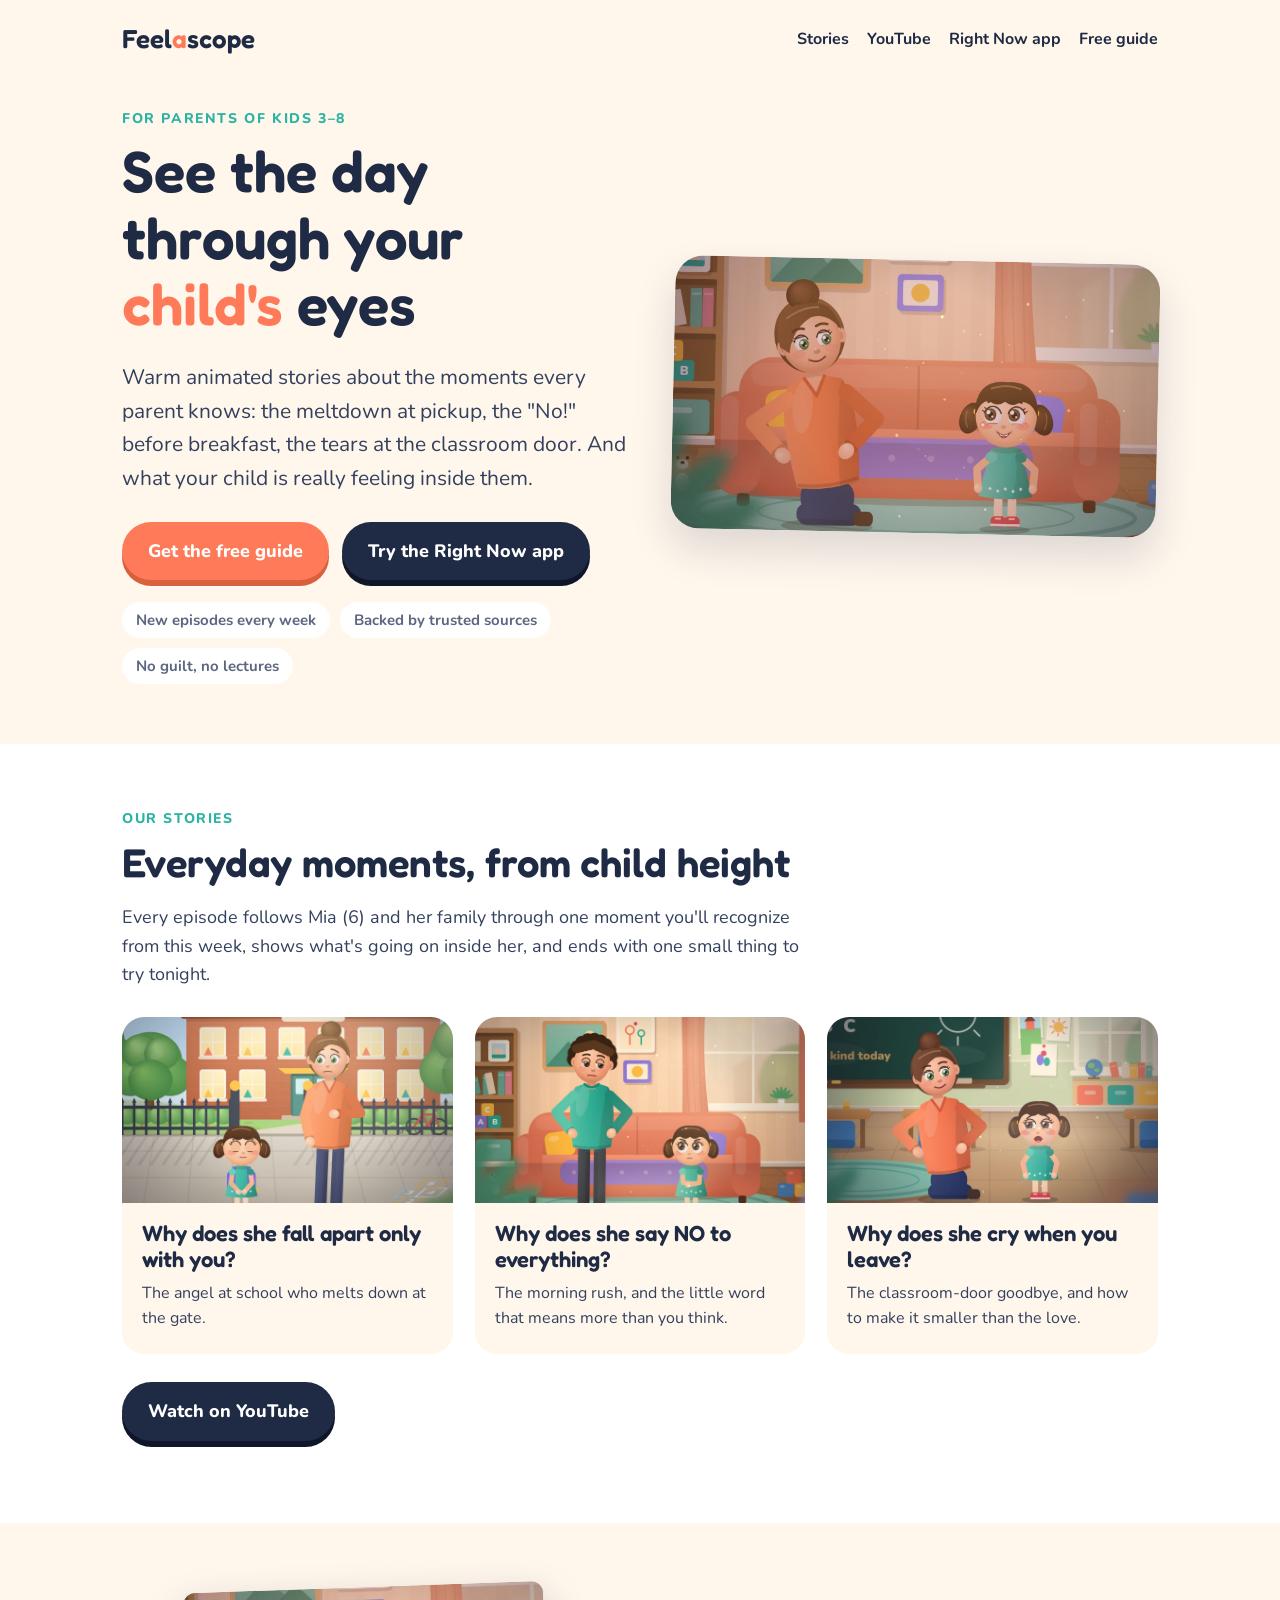
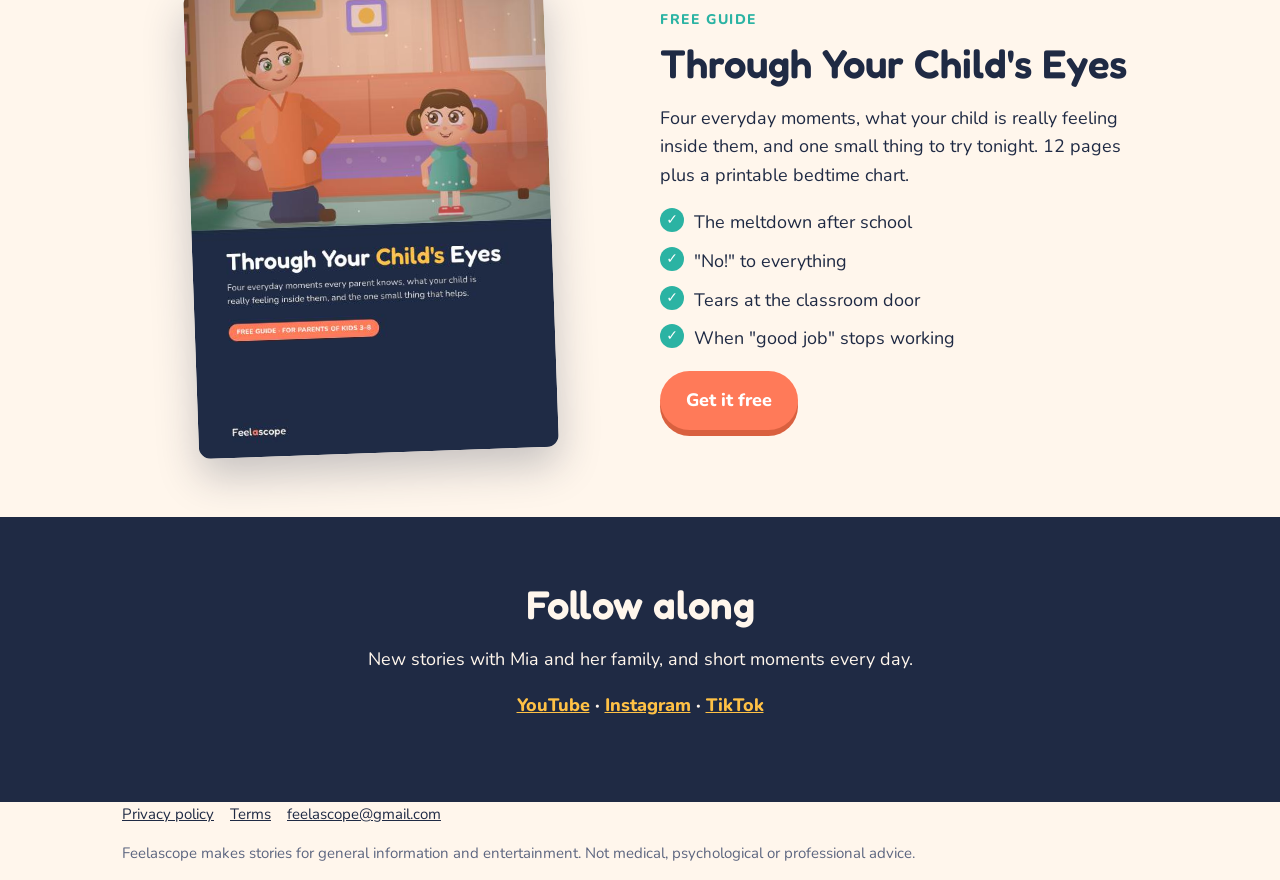
<file: index.html>
<!DOCTYPE html>
<html lang="en">
<head>
<meta charset="utf-8">
<meta name="viewport" content="width=device-width, initial-scale=1">
<title>Feelascope – see the day through your child's eyes</title>
<meta name="description" content="Warm animated stories about everyday family life, seen through your child's eyes. For parents of kids 3–8. Get the free guide.">
<meta property="og:title" content="Feelascope – see the day through your child's eyes">
<meta property="og:description" content="Animated stories for parents of kids 3–8, plus a free guide: 4 everyday moments and what your child is really feeling.">
<meta property="og:image" content="https://feelascope-coder.github.io/img/cover.jpg">
<link rel="icon" href="icon.png">
<link rel="stylesheet" href="site.css">
</head>
<body>
<nav class="nav">
  <a class="logo" href="./">Feel<b>a</b>scope</a>
  <div><a class="small hide-m" href="#stories">Stories</a><a class="small hide-m" href="https://www.youtube.com/@feelascope">YouTube</a><a class="small" href="app/">Right Now app</a><a class="small" href="free-guide.html">Free guide</a></div>
</nav>

<main>
<div class="wrap">
  <div class="hero">
    <div>
      <div class="kicker">For parents of kids 3–8</div>
      <h1>See the day through your <span>child's</span> eyes</h1>
      <p class="lead">Warm animated stories about the moments every parent knows: the meltdown at pickup, the "No!" before breakfast, the tears at the classroom door. And what your child is really feeling inside them.</p>
      <a class="btn" href="free-guide.html">Get the free guide</a> <a class="btn dark" href="app/" style="margin-left:8px">Try the Right Now app</a>
      <div class="chips"><span>New episodes every week</span><span>Backed by trusted sources</span><span>No guilt, no lectures</span></div>
    </div>
    <div class="art"><img src="img/cover.jpg" alt="Animated mom kneeling next to her smiling daughter in the living room" width="1400" height="788"></div>
  </div>
</div>

<section class="band white" id="stories">
  <div class="wrap">
    <div class="kicker">Our stories</div>
    <h2>Everyday moments, from child height</h2>
    <p style="max-width:680px;color:#33405e">Every episode follows Mia (6) and her family through one moment you'll recognize from this week, shows what's going on inside her, and ends with one small thing to try tonight.</p>
    <div class="grid3" style="margin-top:28px">
      <div class="card"><img src="img/gate.jpg" alt="" loading="lazy"><div class="pad"><h3>Why does she fall apart only with you?</h3><p>The angel at school who melts down at the gate.</p></div></div>
      <div class="card"><img src="img/no.jpg" alt="" loading="lazy"><div class="pad"><h3>Why does she say NO to everything?</h3><p>The morning rush, and the little word that means more than you think.</p></div></div>
      <div class="card"><img src="img/door.jpg" alt="" loading="lazy"><div class="pad"><h3>Why does she cry when you leave?</h3><p>The classroom-door goodbye, and how to make it smaller than the love.</p></div></div>
    </div>
    <p style="margin-top:28px"><a class="btn dark" href="https://www.youtube.com/@feelascope">Watch on YouTube</a></p>
  </div>
</section>

<section class="band">
  <div class="wrap grid2">
    <div><img class="book" src="img/guide-cover.jpg" alt="Cover of the free guide Through Your Child's Eyes" loading="lazy"></div>
    <div>
      <div class="kicker">Free guide</div>
      <h2>Through Your Child's Eyes</h2>
      <p>Four everyday moments, what your child is really feeling inside them, and one small thing to try tonight. 12 pages plus a printable bedtime chart.</p>
      <ul class="check">
        <li>The meltdown after school</li>
        <li>"No!" to everything</li>
        <li>Tears at the classroom door</li>
        <li>When "good job" stops working</li>
      </ul>
      <a class="btn" href="free-guide.html">Get it free</a>
    </div>
  </div>
</section>

<section class="band ink">
  <div class="wrap narrow" style="text-align:center">
    <h2>Follow along</h2>
    <p>New stories with Mia and her family, and short moments every day.</p>
    <p style="font-weight:800"><a href="https://www.youtube.com/@feelascope">YouTube</a> · <a href="https://www.instagram.com/feelascope">Instagram</a> · <a href="https://www.tiktok.com/@feelascope">TikTok</a></p>
  </div>
</section>
</main>

<footer class="wrap">
  <a href="privacy.html">Privacy policy</a><a href="terms.html">Terms</a><a href="mailto:feelascope@gmail.com">feelascope@gmail.com</a>
  <p>Feelascope makes stories for general information and entertainment. Not medical, psychological or professional advice.</p>
</footer>
</body>
</html>
</file>
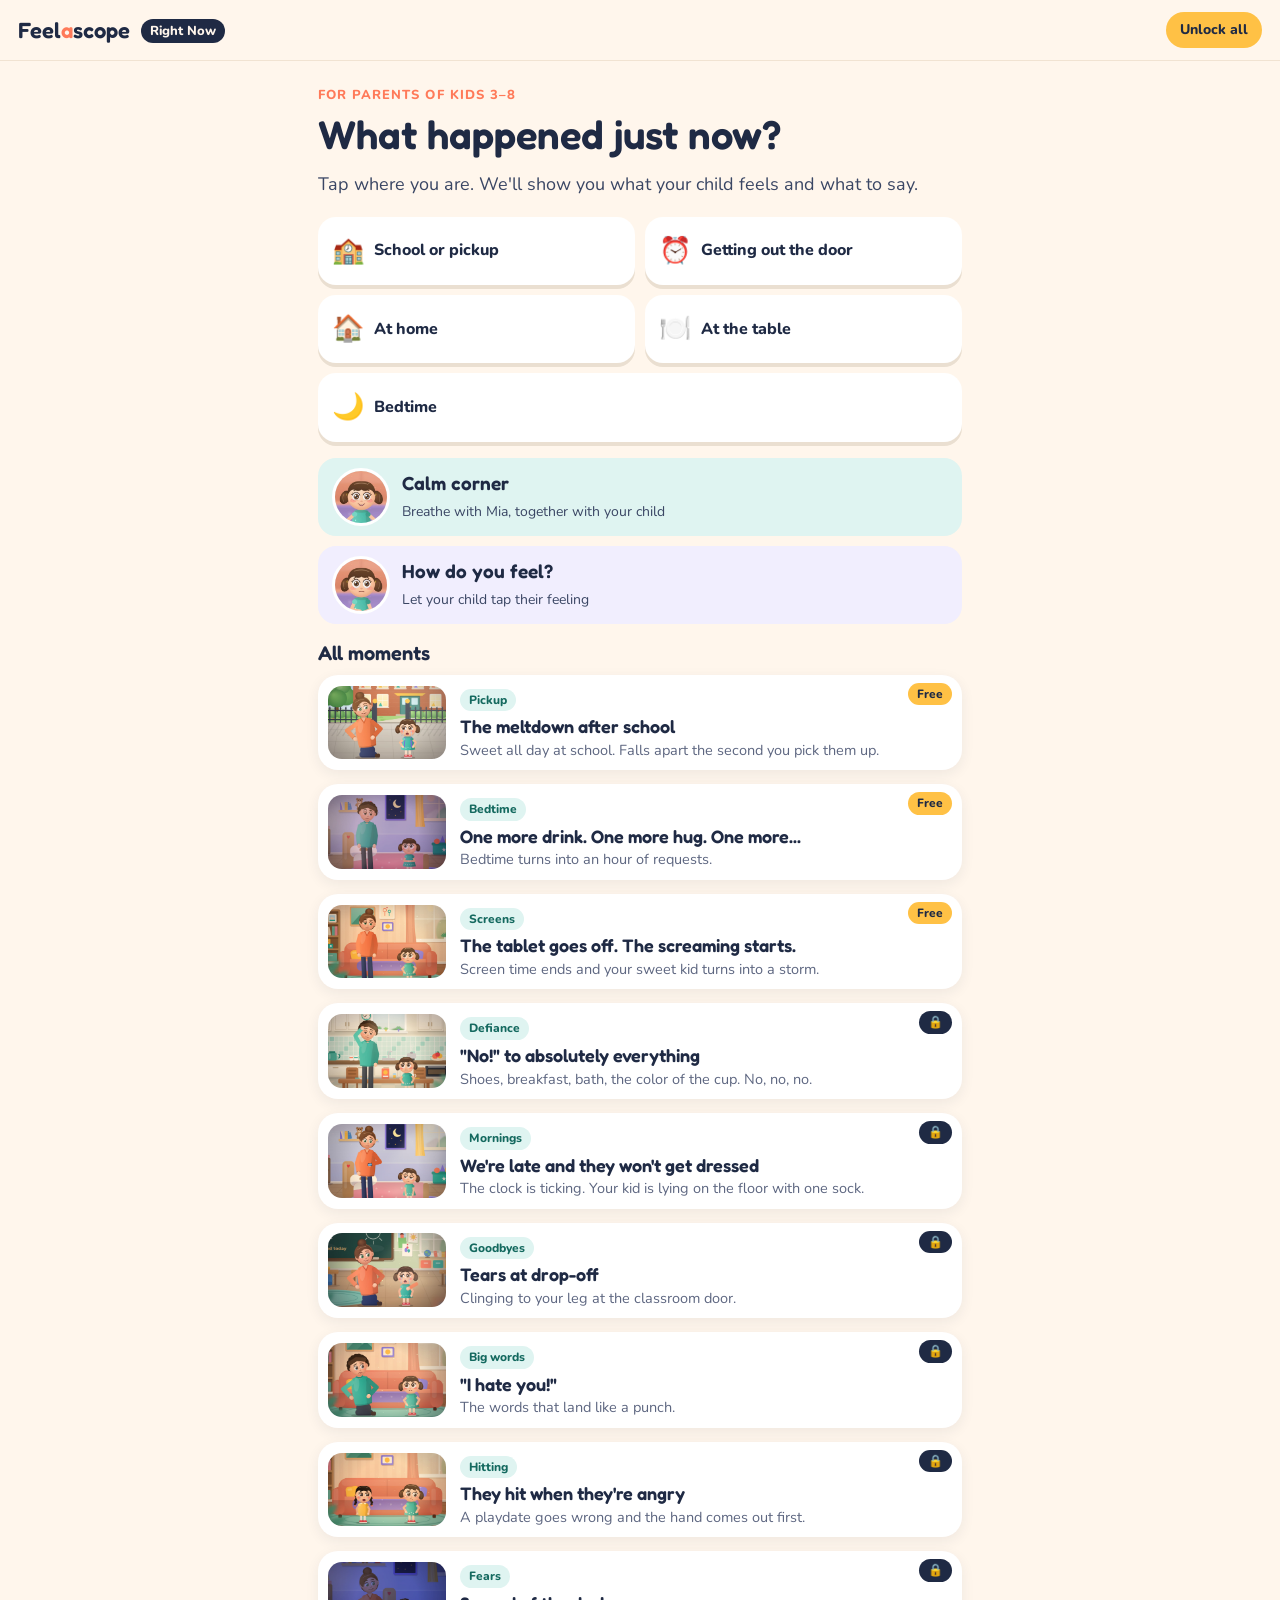
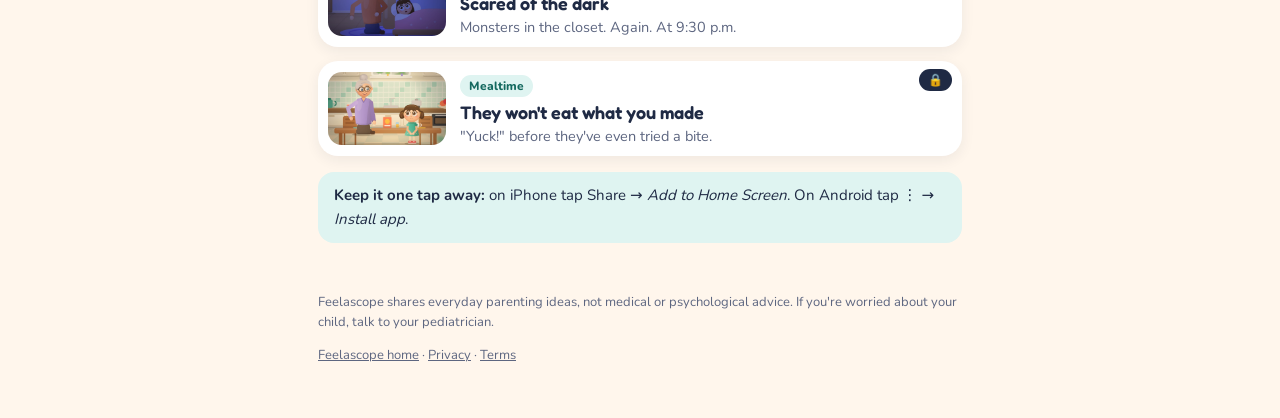
<file: app/index.html>
<!DOCTYPE html>
<html lang="en">
<head>
<meta charset="utf-8">
<meta name="viewport" content="width=device-width, initial-scale=1, viewport-fit=cover">
<title>Feelascope Right Now – what to say in the hard moments</title>
<meta name="description" content="Your child is melting down. Open Feelascope Right Now: see what they feel, get three sentences to say, and a Mia bedtime story for tonight. For parents of kids 3–8.">
<meta property="og:title" content="Feelascope Right Now – what to say in the hard moments">
<meta property="og:description" content="See what your child feels, get three sentences to say right now, and a bedtime story for tonight.">
<meta property="og:image" content="https://feelascope-coder.github.io/app/img/after-school.jpg">
<meta name="theme-color" content="#FFF6EC">
<meta name="apple-mobile-web-app-capable" content="yes">
<meta name="apple-mobile-web-app-title" content="Right Now">
<link rel="manifest" href="manifest.webmanifest">
<link rel="icon" href="icon-192.png">
<link rel="apple-touch-icon" href="icon-192.png">
<link rel="stylesheet" href="app.css">
</head>
<body>
<header class="bar">
  <a class="logo" href="#/">Feel<b>a</b>scope <span>Right Now</span></a>
  <a class="pill" id="memberPill" href="#/unlock">Unlock all</a>
</header>
<main id="view" aria-live="polite"></main>
<footer class="foot">
  <p>Feelascope shares everyday parenting ideas, not medical or psychological advice. If you're worried about your child, talk to your pediatrician.</p>
  <p><a href="../">Feelascope home</a> · <a href="../privacy.html">Privacy</a> · <a href="../terms.html">Terms</a></p>
</footer>
<script src="config.js"></script>
<script src="app.js"></script>
</body>
</html>
</file>
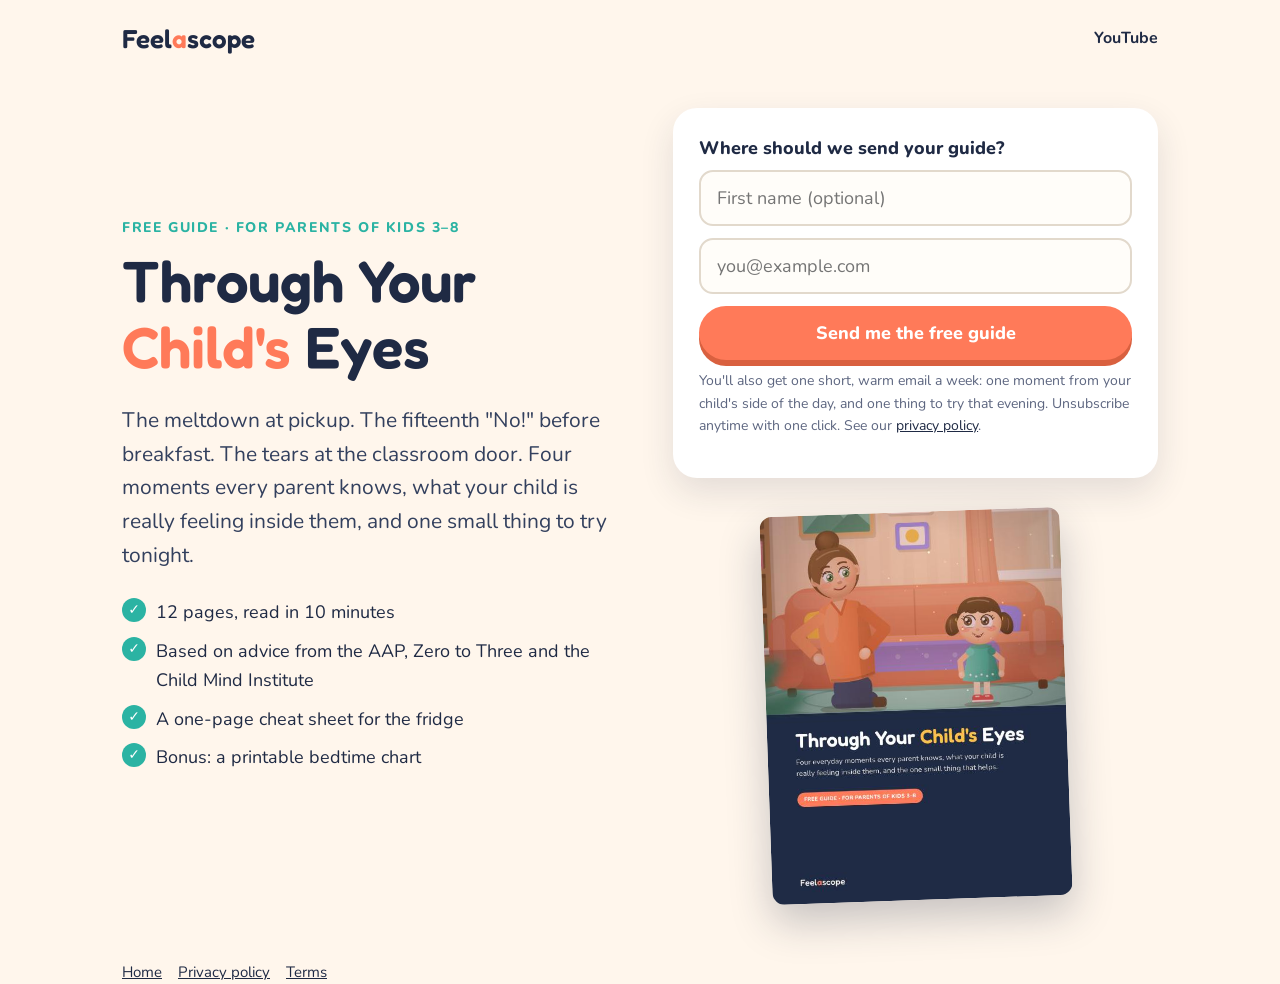
<file: free-guide.html>
<!DOCTYPE html>
<html lang="en">
<head>
<meta charset="utf-8">
<meta name="viewport" content="width=device-width, initial-scale=1">
<title>Free guide: Through Your Child's Eyes – Feelascope</title>
<meta name="description" content="Free 12-page guide for parents of kids 3–8: four everyday moments, what your child is really feeling, and one small thing to try tonight. Plus a printable bedtime chart.">
<meta property="og:title" content="Free guide: Through Your Child's Eyes">
<meta property="og:description" content="Four everyday moments, what your child is really feeling, and one small thing to try tonight.">
<meta property="og:image" content="https://feelascope-coder.github.io/img/guide-cover.jpg">
<link rel="icon" href="icon.png">
<link rel="stylesheet" href="site.css">
</head>
<body>
<nav class="nav"><a class="logo" href="./">Feel<b>a</b>scope</a><a class="small" href="https://www.youtube.com/@feelascope">YouTube</a></nav>
<main class="wrap">
  <div class="hero">
    <div>
      <div class="kicker">Free guide · for parents of kids 3–8</div>
      <h1>Through Your <span>Child's</span> Eyes</h1>
      <p class="lead">The meltdown at pickup. The fifteenth "No!" before breakfast. The tears at the classroom door. Four moments every parent knows, what your child is really feeling inside them, and one small thing to try tonight.</p>
      <ul class="check">
        <li>12 pages, read in 10 minutes</li>
        <li>Based on advice from the AAP, Zero to Three and the Child Mind Institute</li>
        <li>A one-page cheat sheet for the fridge</li>
        <li>Bonus: a printable bedtime chart</li>
      </ul>
    </div>
    <div>
      <form class="kit signup" id="signup">
        <label for="email">Where should we send your guide?</label>
        <input type="text" name="fields[first_name]" placeholder="First name (optional)" autocomplete="given-name">
        <input type="email" id="email" name="email_address" placeholder="you@example.com" required autocomplete="email">
        <button class="btn" type="submit">Send me the free guide</button>
        <p class="fine">You'll also get one short, warm email a week: one moment from your child's side of the day, and one thing to try that evening. Unsubscribe anytime with one click. See our <a href="privacy.html">privacy policy</a>.</p>
      </form>
      <img class="book" src="img/guide-cover.jpg" alt="Cover of the free guide" style="margin-top:34px;max-width:300px">
    </div>
  </div>
</main>
<footer class="wrap"><a href="./">Home</a><a href="privacy.html">Privacy policy</a><a href="terms.html">Terms</a></footer>
<script src="form.js"></script>
</body>
</html>
</file>
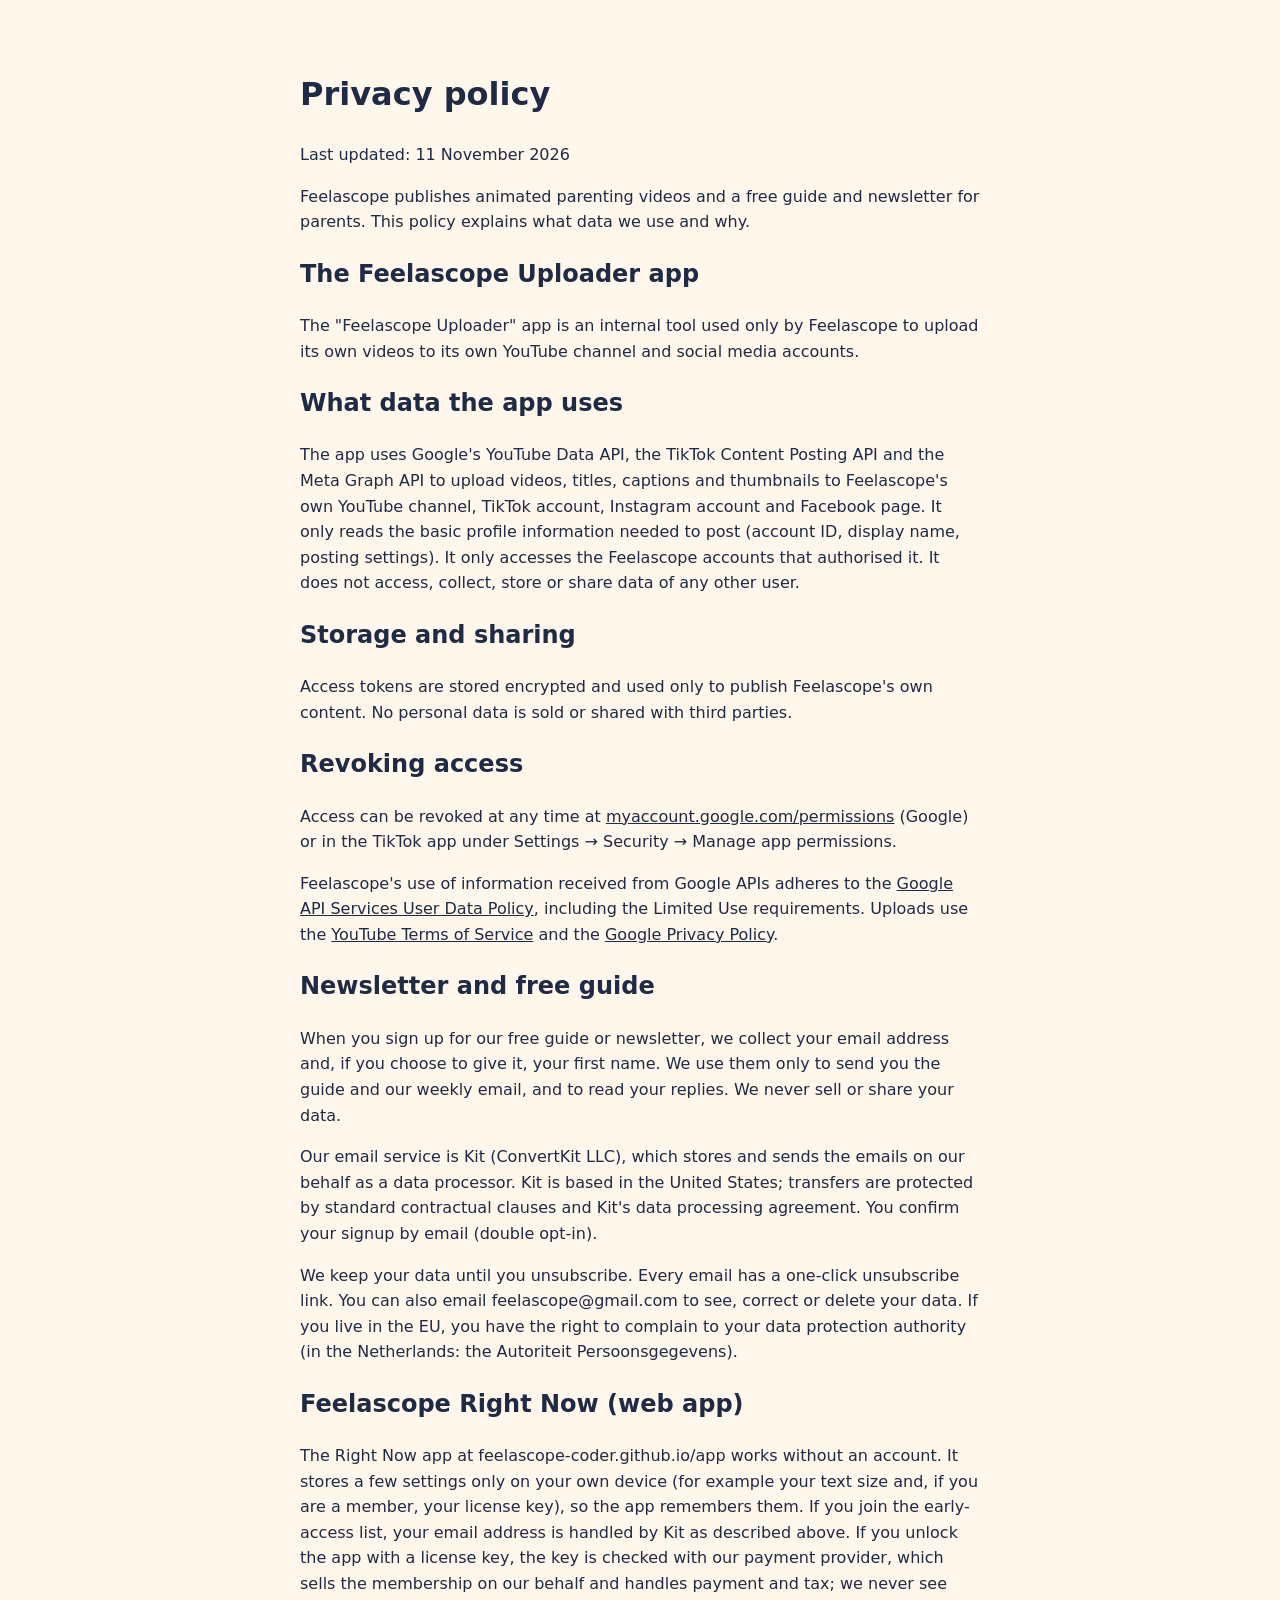
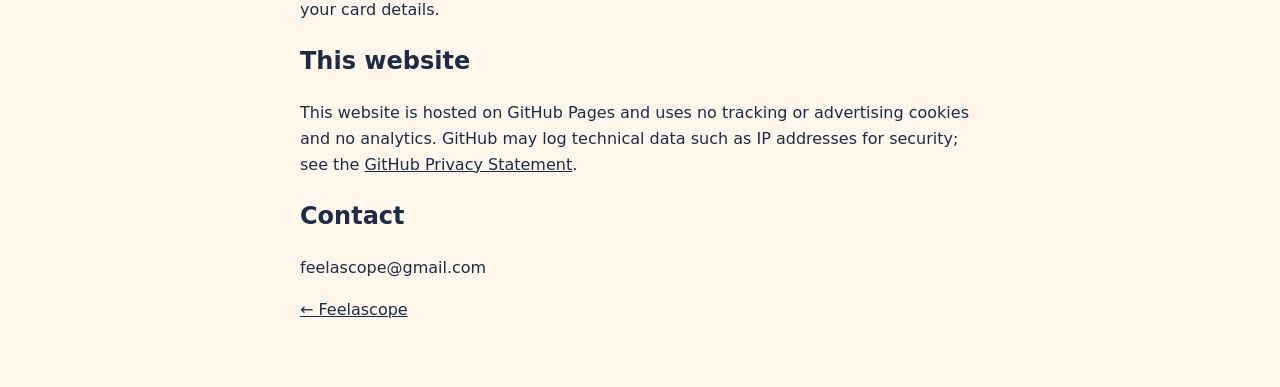
<file: privacy.html>
<!DOCTYPE html>
<html lang="en">
<head>
<meta charset="utf-8">
<meta name="viewport" content="width=device-width, initial-scale=1">
<title>Privacy policy – Feelascope</title>
<style>body{margin:0;font-family:system-ui,sans-serif;background:#FFF6EC;color:#1F2A44;line-height:1.6}main{max-width:680px;margin:0 auto;padding:48px 24px}a{color:#1F2A44}</style>
</head>
<body>
<main>
<h1>Privacy policy</h1>
<p>Last updated: 11 November 2026</p>
<p>Feelascope publishes animated parenting videos and a free guide and newsletter for parents. This policy explains what data we use and why.</p>
<h2>The Feelascope Uploader app</h2>
<p>The "Feelascope Uploader" app is an internal tool used only by Feelascope to upload its own videos to its own YouTube channel and social media accounts.</p>
<h2>What data the app uses</h2>
<p>The app uses Google's YouTube Data API, the TikTok Content Posting API and the Meta Graph API to upload videos, titles, captions and thumbnails to Feelascope's own YouTube channel, TikTok account, Instagram account and Facebook page. It only reads the basic profile information needed to post (account ID, display name, posting settings). It only accesses the Feelascope accounts that authorised it. It does not access, collect, store or share data of any other user.</p>
<h2>Storage and sharing</h2>
<p>Access tokens are stored encrypted and used only to publish Feelascope's own content. No personal data is sold or shared with third parties.</p>
<h2>Revoking access</h2>
<p>Access can be revoked at any time at <a href="https://myaccount.google.com/permissions">myaccount.google.com/permissions</a> (Google) or in the TikTok app under Settings → Security → Manage app permissions.</p>
<p>Feelascope's use of information received from Google APIs adheres to the <a href="https://developers.google.com/terms/api-services-user-data-policy">Google API Services User Data Policy</a>, including the Limited Use requirements. Uploads use the <a href="https://www.youtube.com/t/terms">YouTube Terms of Service</a> and the <a href="https://policies.google.com/privacy">Google Privacy Policy</a>.</p>
<h2>Newsletter and free guide</h2>
<p>When you sign up for our free guide or newsletter, we collect your email address and, if you choose to give it, your first name. We use them only to send you the guide and our weekly email, and to read your replies. We never sell or share your data.</p>
<p>Our email service is Kit (ConvertKit LLC), which stores and sends the emails on our behalf as a data processor. Kit is based in the United States; transfers are protected by standard contractual clauses and Kit's data processing agreement. You confirm your signup by email (double opt-in).</p>
<p>We keep your data until you unsubscribe. Every email has a one-click unsubscribe link. You can also email feelascope@gmail.com to see, correct or delete your data. If you live in the EU, you have the right to complain to your data protection authority (in the Netherlands: the Autoriteit Persoonsgegevens).</p>
<h2>Feelascope Right Now (web app)</h2>
<p>The Right Now app at feelascope-coder.github.io/app works without an account. It stores a few settings only on your own device (for example your text size and, if you are a member, your license key), so the app remembers them. If you join the early-access list, your email address is handled by Kit as described above. If you unlock the app with a license key, the key is checked with our payment provider, which sells the membership on our behalf and handles payment and tax; we never see your card details.</p>
<h2>This website</h2>
<p>This website is hosted on GitHub Pages and uses no tracking or advertising cookies and no analytics. GitHub may log technical data such as IP addresses for security; see the <a href="https://docs.github.com/en/site-policy/privacy-policies/github-general-privacy-statement">GitHub Privacy Statement</a>.</p>
<h2>Contact</h2>
<p>feelascope@gmail.com</p>
<p><a href="index.html">← Feelascope</a></p>
</main>
</body>
</html>
</file>
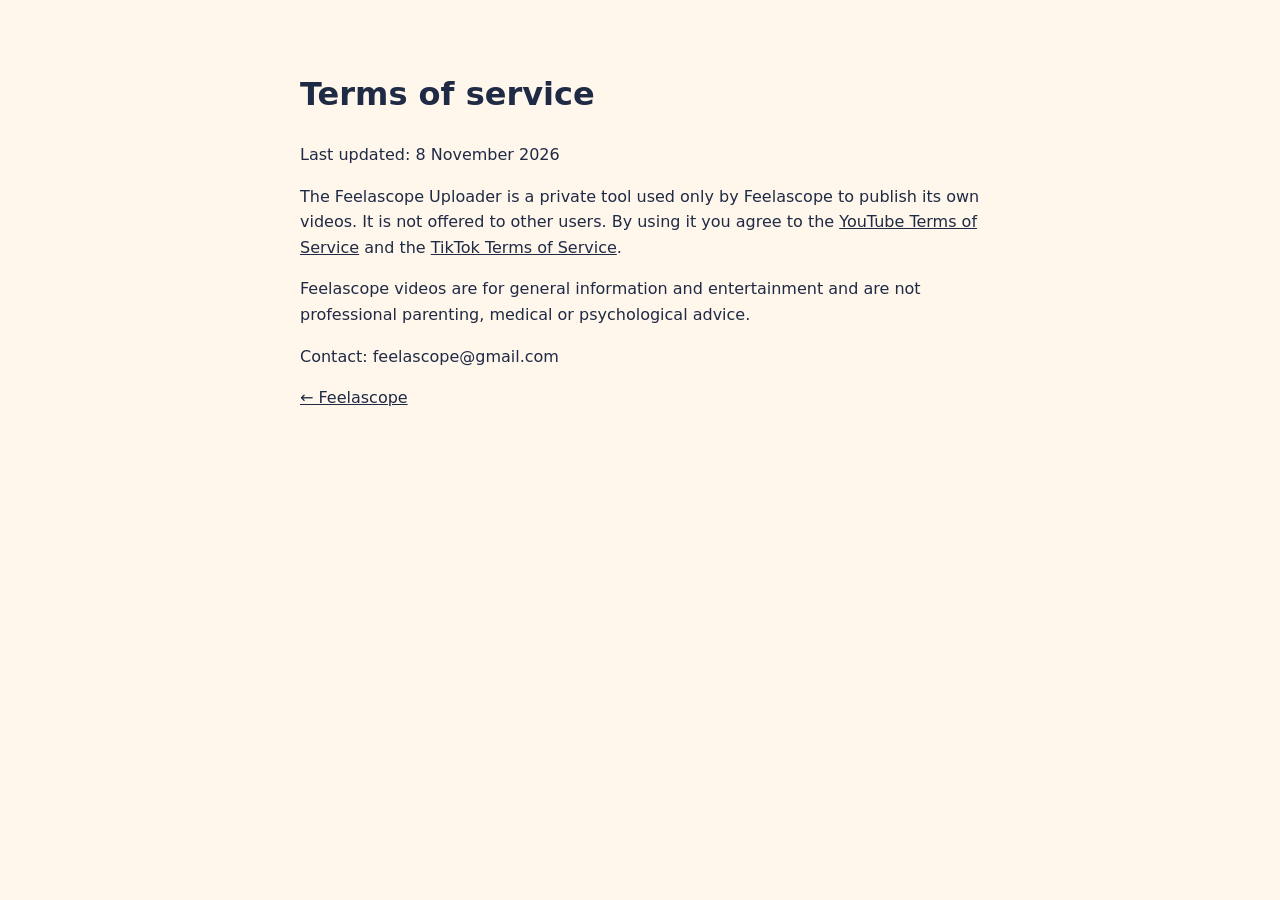
<file: terms.html>
<!DOCTYPE html>
<html lang="en">
<head>
<meta charset="utf-8">
<meta name="viewport" content="width=device-width, initial-scale=1">
<title>Terms – Feelascope</title>
<style>body{margin:0;font-family:system-ui,sans-serif;background:#FFF6EC;color:#1F2A44;line-height:1.6}main{max-width:680px;margin:0 auto;padding:48px 24px}a{color:#1F2A44}</style>
</head>
<body>
<main>
<h1>Terms of service</h1>
<p>Last updated: 8 November 2026</p>
<p>The Feelascope Uploader is a private tool used only by Feelascope to publish its own videos. It is not offered to other users. By using it you agree to the <a href="https://www.youtube.com/t/terms">YouTube Terms of Service</a> and the <a href="https://www.tiktok.com/legal/terms-of-service">TikTok Terms of Service</a>.</p>
<p>Feelascope videos are for general information and entertainment and are not professional parenting, medical or psychological advice.</p>
<p>Contact: feelascope@gmail.com</p>
<p><a href="index.html">← Feelascope</a></p>
</main>
</body>
</html>
</file>
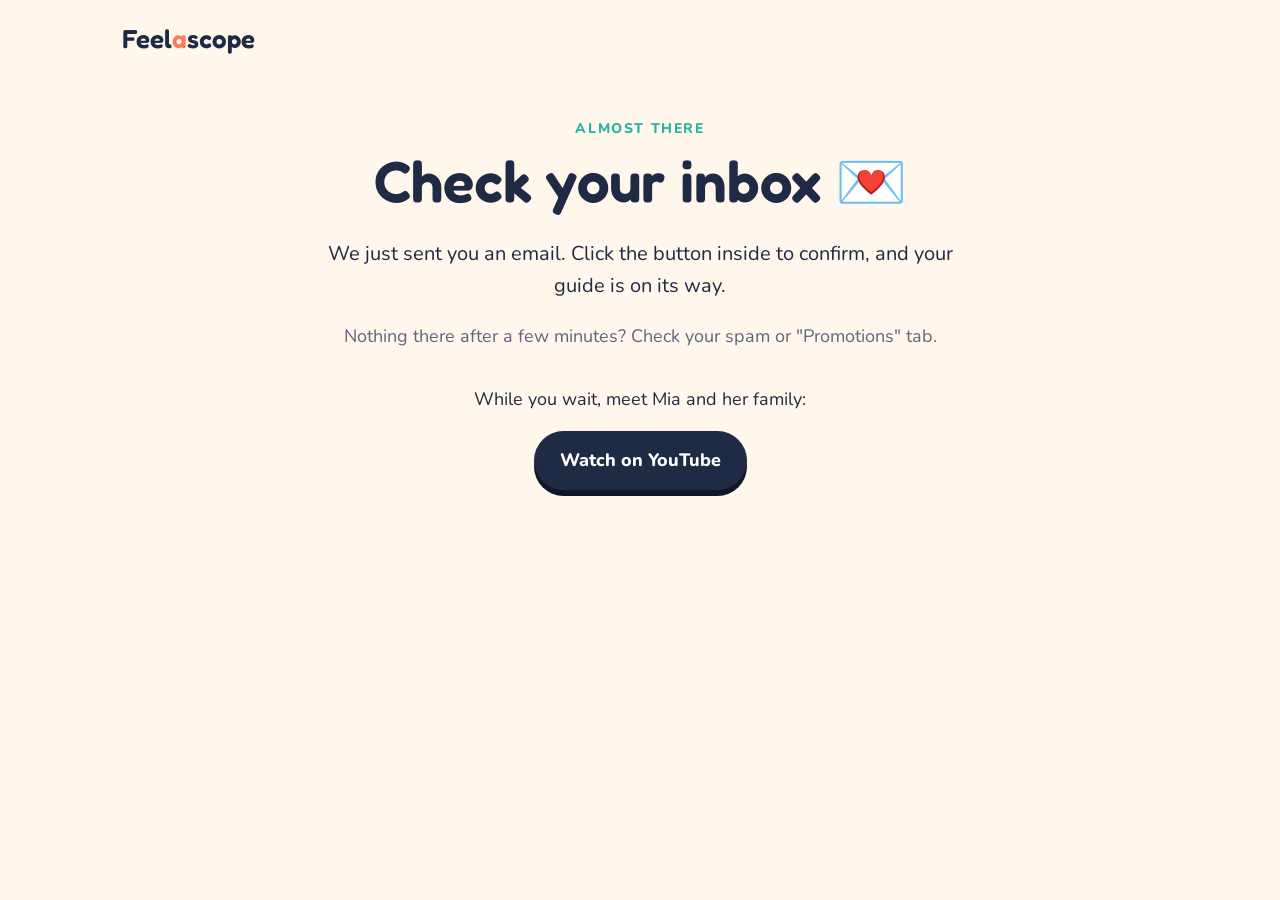
<file: thanks.html>
<!DOCTYPE html>
<html lang="en">
<head>
<meta charset="utf-8">
<meta name="viewport" content="width=device-width, initial-scale=1">
<title>Check your inbox – Feelascope</title>
<meta name="robots" content="noindex">
<link rel="icon" href="icon.png">
<link rel="stylesheet" href="site.css">
</head>
<body>
<nav class="nav"><a class="logo" href="./">Feel<b>a</b>scope</a></nav>
<main class="wrap narrow" style="padding:40px 22px 80px;text-align:center">
  <div class="kicker">Almost there</div>
  <h1>Check your inbox 💌</h1>
  <p style="font-size:20px">We just sent you an email. Click the button inside to confirm, and your guide is on its way.</p>
  <p style="color:var(--muted)">Nothing there after a few minutes? Check your spam or "Promotions" tab.</p>
  <p style="margin-top:34px">While you wait, meet Mia and her family:</p>
  <a class="btn dark" href="https://www.youtube.com/@feelascope">Watch on YouTube</a>
</main>
</body>
</html>
</file>
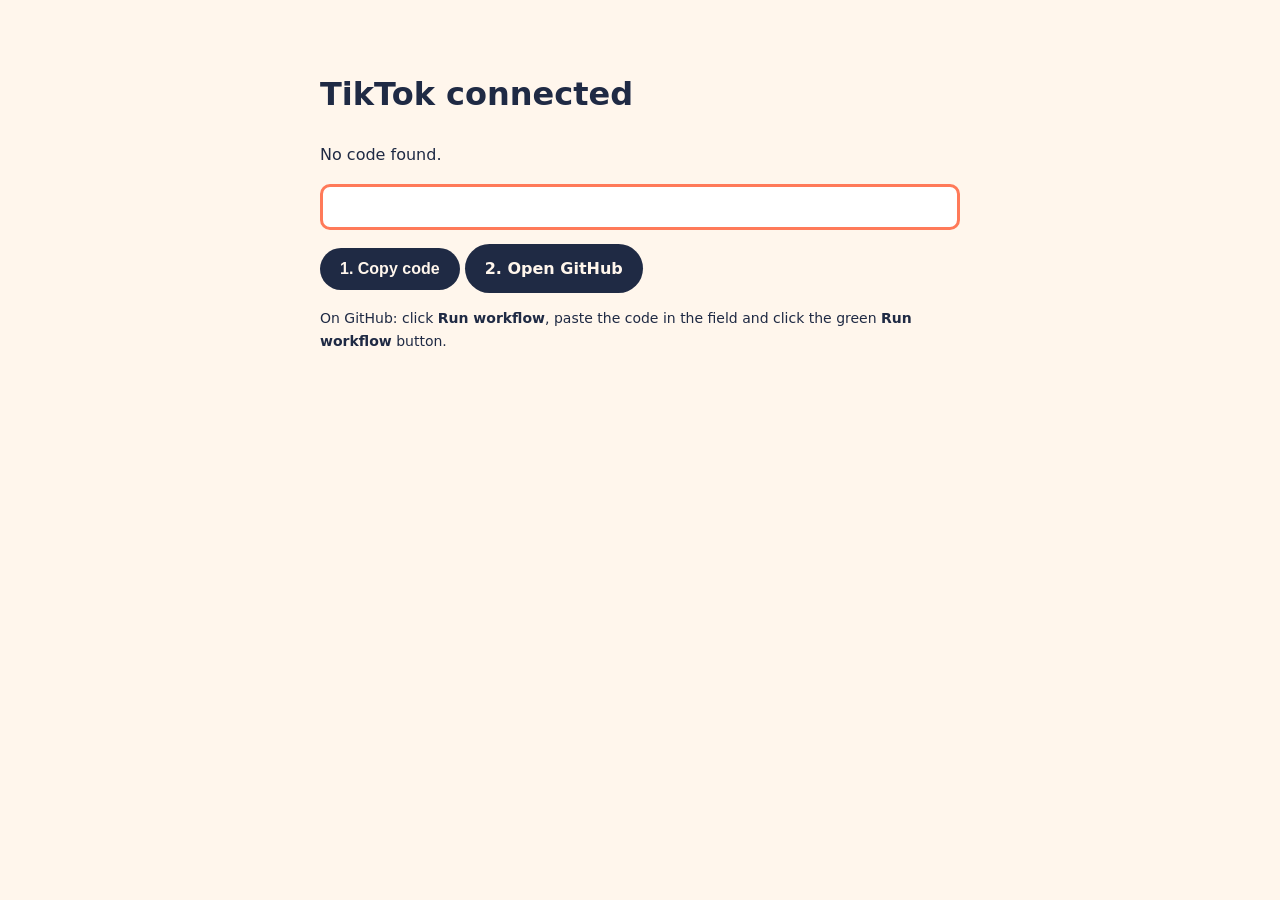
<file: tiktok.html>
<!DOCTYPE html>
<html lang="en">
<head>
<meta charset="utf-8">
<meta name="viewport" content="width=device-width, initial-scale=1">
<title>Feelascope – TikTok connected</title>
<meta name="robots" content="noindex">
<style>
  body{margin:0;font-family:system-ui,sans-serif;background:#FFF6EC;color:#1F2A44;line-height:1.6}
  main{max-width:640px;margin:0 auto;padding:48px 24px}
  #code{width:100%;font:14px monospace;padding:12px;border:3px solid #FF7A59;border-radius:10px;box-sizing:border-box}
  button,a.btn{display:inline-block;margin-top:14px;padding:12px 20px;border:0;border-radius:999px;background:#1F2A44;color:#FFF6EC;font-weight:600;font-size:16px;text-decoration:none;cursor:pointer}
</style>
</head>
<body>
<main>
  <h1>TikTok connected</h1>
  <p id="msg">Step 1: copy this code. Step 2: open the GitHub page and paste it.</p>
  <input id="code" readonly>
  <br><button id="copy">1. Copy code</button>
  <a class="btn" href="https://github.com/feelascope-coder/feelascope-machine/actions/workflows/tiktok-koppelen.yml" target="_blank">2. Open GitHub</a>
  <p style="font-size:14px">On GitHub: click <b>Run workflow</b>, paste the code in the field and click the green <b>Run workflow</b> button.</p>
</main>
<script>
  const p = new URLSearchParams(location.search);
  const c = p.get('code') || '';
  document.getElementById('code').value = c;
  if (!c) document.getElementById('msg').textContent = 'No code found' + (p.get('error') ? ': ' + p.get('error_description') : '.');
  document.getElementById('copy').onclick = async () => {
    const el = document.getElementById('code'); el.select();
    try { await navigator.clipboard.writeText(el.value); } catch (e) { document.execCommand('copy'); }
    document.getElementById('copy').textContent = 'Copied ✓';
  };
</script>
</body>
</html>
</file>
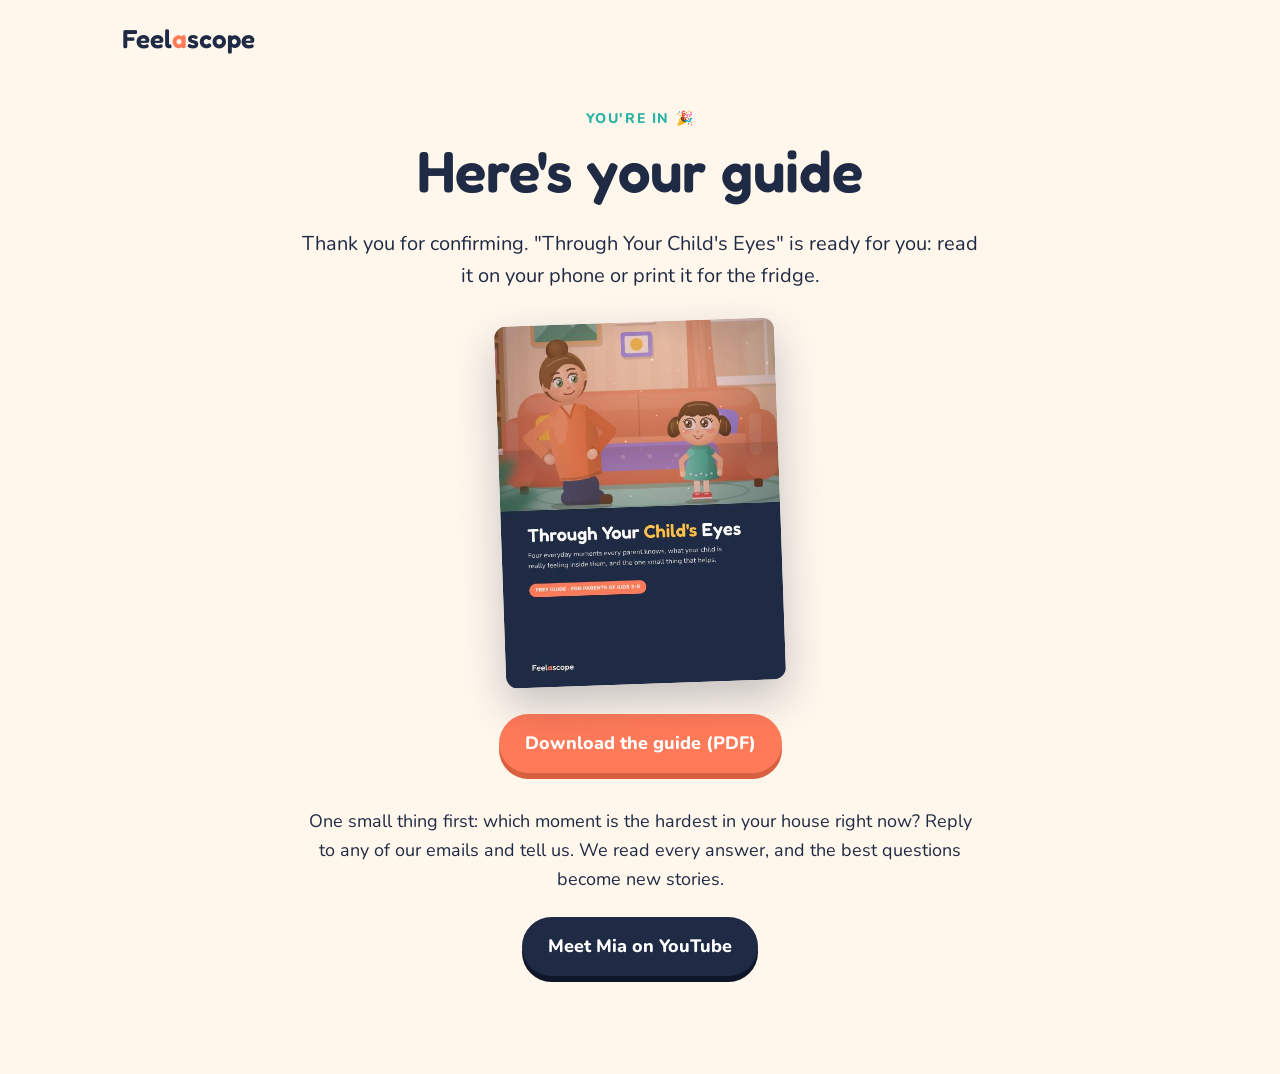
<file: your-guide.html>
<!DOCTYPE html>
<html lang="en">
<head>
<meta charset="utf-8">
<meta name="viewport" content="width=device-width, initial-scale=1">
<title>Your free guide – Feelascope</title>
<meta name="robots" content="noindex">
<link rel="icon" href="icon.png">
<link rel="stylesheet" href="site.css">
</head>
<body>
<nav class="nav"><a class="logo" href="./">Feel<b>a</b>scope</a></nav>
<main class="wrap narrow" style="padding:30px 22px 80px;text-align:center">
  <div class="kicker">You're in 🎉</div>
  <h1>Here's your guide</h1>
  <p style="font-size:20px">Thank you for confirming. "Through Your Child's Eyes" is ready for you: read it on your phone or print it for the fridge.</p>
  <img class="book" src="img/guide-cover.jpg" alt="Cover of the guide" style="max-width:280px;margin:30px auto">
  <p><a class="btn" href="downloads/through-your-childs-eyes.pdf" download>Download the guide (PDF)</a></p>
  <p style="margin-top:34px">One small thing first: which moment is the hardest in your house right now? Reply to any of our emails and tell us. We read every answer, and the best questions become new stories.</p>
  <p style="margin-top:24px"><a class="btn dark" href="https://www.youtube.com/@feelascope">Meet Mia on YouTube</a></p>
</main>
</body>
</html>
</file>
<file: site.css>
@font-face{font-family:Fredoka;font-weight:600;font-display:swap;src:url(fonts/fredoka-latin-600-normal.woff2) format("woff2")}
@font-face{font-family:Nunito;font-weight:400;font-display:swap;src:url(fonts/nunito-latin-400-normal.woff2) format("woff2")}
@font-face{font-family:Nunito;font-weight:700;font-display:swap;src:url(fonts/nunito-latin-700-normal.woff2) format("woff2")}
@font-face{font-family:Nunito;font-weight:800;font-display:swap;src:url(fonts/nunito-latin-800-normal.woff2) format("woff2")}
:root{--ink:#1F2A44;--coral:#FF7A59;--sun:#FFC145;--teal:#2BB3A3;--lilac:#8C7CF0;--cream:#FFF6EC;--muted:#5d6680}
*{box-sizing:border-box}
html{scroll-behavior:smooth}
body{margin:0;font-family:Nunito,system-ui,sans-serif;background:var(--cream);color:var(--ink);line-height:1.6;font-size:18px;-webkit-font-smoothing:antialiased}
img{max-width:100%;height:auto;display:block}
a{color:var(--ink)}
h1,h2,h3{font-family:Fredoka,Nunito,sans-serif;font-weight:600;line-height:1.15;margin:0 0 .4em}
h1{font-size:clamp(36px,6vw,58px)}
h2{font-size:clamp(28px,4vw,40px)}
h3{font-size:22px}
.wrap{max-width:1080px;margin:0 auto;padding:0 22px}
.narrow{max-width:720px}
/* nav */
.nav{display:flex;align-items:center;justify-content:space-between;padding:18px 22px;max-width:1080px;margin:0 auto}
.logo{font-family:Fredoka;font-weight:600;font-size:26px;text-decoration:none}
.logo b{color:var(--coral);font-weight:600}
.nav a.small{font-weight:700;text-decoration:none;margin-left:18px;font-size:16px}
/* buttons */
.btn{display:inline-block;background:var(--coral);color:#fff;font-weight:800;text-decoration:none;padding:15px 26px;border-radius:999px;border:0;font-size:18px;font-family:Nunito;cursor:pointer;box-shadow:0 6px 0 #d9603f;transition:transform .1s}
.btn:hover{transform:translateY(-1px)}
.btn:active{transform:translateY(3px);box-shadow:0 3px 0 #d9603f}
.btn.dark{background:var(--ink);box-shadow:0 6px 0 #0f1629}
.btn[disabled]{opacity:.6;cursor:default}
/* hero */
.hero{display:grid;grid-template-columns:1.05fr 1fr;gap:42px;align-items:center;padding:30px 0 60px}
.hero p.lead{font-size:21px;color:#33405e;margin:0 0 26px}
.hero h1 span{color:var(--coral)}
.hero .art{border-radius:28px;overflow:hidden;box-shadow:0 20px 40px rgba(31,42,68,.15);transform:rotate(1.2deg)}
.chips{display:flex;flex-wrap:wrap;gap:10px;margin-top:22px;font-size:15px;font-weight:700;color:var(--muted)}
.chips span{background:#fff;border-radius:999px;padding:6px 14px}
/* sections */
section.band{padding:64px 0}
section.white{background:#fff}
section.ink{background:var(--ink);color:var(--cream)}
section.ink a{color:var(--sun)}
.grid3{display:grid;grid-template-columns:repeat(3,1fr);gap:22px}
.grid2{display:grid;grid-template-columns:1fr 1fr;gap:40px;align-items:center}
.card{background:var(--cream);border-radius:22px;overflow:hidden}
section.white .card{background:var(--cream)}
.card .pad{padding:18px 20px 22px}
.card p{margin:0;color:#33405e;font-size:16px}
.kicker{font-weight:800;font-size:14px;letter-spacing:1.6px;text-transform:uppercase;color:var(--teal);margin-bottom:8px}
.steps{list-style:none;padding:0;margin:0;counter-reset:s}
.steps li{counter-increment:s;position:relative;padding-left:52px;margin-bottom:20px}
.steps li:before{content:counter(s);position:absolute;left:0;top:0;width:36px;height:36px;border-radius:50%;background:var(--coral);color:#fff;font-weight:800;text-align:center;line-height:36px}
/* form */
.signup{background:#fff;border-radius:24px;padding:26px;box-shadow:0 14px 34px rgba(31,42,68,.12)}
.signup label{display:block;font-weight:800;margin-bottom:8px}
.signup input[type=email],.signup input[type=text]{width:100%;font-size:18px;padding:14px 16px;border-radius:14px;border:2px solid #e2d9cc;font-family:Nunito;margin-bottom:12px;background:#fffdf9}
.signup input:focus{outline:none;border-color:var(--teal)}
.signup .btn{width:100%}
.fine{font-size:14px;color:var(--muted);margin-top:10px}
.check{list-style:none;padding:0;margin:18px 0}
.check li{padding-left:34px;position:relative;margin-bottom:10px}
.check li:before{content:"✓";position:absolute;left:0;top:0;width:24px;height:24px;border-radius:50%;background:var(--teal);color:#fff;font-weight:800;text-align:center;line-height:24px;font-size:14px}
.book{border-radius:12px;box-shadow:0 18px 40px rgba(31,42,68,.25);transform:rotate(-2deg);max-width:360px;margin:0 auto}
.video{position:relative;padding-top:56.25%;border-radius:20px;overflow:hidden;background:#000}
.video iframe{position:absolute;inset:0;width:100%;height:100%;border:0}
footer{padding:36px 0 48px;font-size:15px;color:var(--muted)}
footer a{margin-right:16px}
@media (max-width:820px){
  .hero,.grid2{grid-template-columns:1fr;gap:28px}
  .grid3{grid-template-columns:1fr}
  .hero .art{transform:none}
  body{font-size:17px}
  .nav a.small.hide-m{display:none}
}
</file>
<file: app/app.css>
@font-face{font-family:Fredoka;font-weight:600;font-display:swap;src:url(../fonts/fredoka-latin-600-normal.woff2) format("woff2")}
@font-face{font-family:Nunito;font-weight:400;font-display:swap;src:url(../fonts/nunito-latin-400-normal.woff2) format("woff2")}
@font-face{font-family:Nunito;font-weight:700;font-display:swap;src:url(../fonts/nunito-latin-700-normal.woff2) format("woff2")}
@font-face{font-family:Nunito;font-weight:800;font-display:swap;src:url(../fonts/nunito-latin-800-normal.woff2) format("woff2")}
:root{--ink:#1F2A44;--coral:#FF7A59;--sun:#FFC145;--teal:#2BB3A3;--lilac:#8C7CF0;--cream:#FFF6EC;--muted:#5d6680}
*{box-sizing:border-box}
body{margin:0;font-family:Nunito,system-ui,sans-serif;background:var(--cream);color:var(--ink);line-height:1.55;font-size:18px;-webkit-font-smoothing:antialiased;padding-bottom:env(safe-area-inset-bottom)}
img{max-width:100%;height:auto;display:block}
a{color:var(--ink)}
h1,h2,h3{font-family:Fredoka,Nunito,sans-serif;font-weight:600;line-height:1.15;margin:0 0 .35em}
h1{font-size:clamp(28px,6vw,40px)}
h2{font-size:24px}
.bar{position:sticky;top:0;z-index:5;display:flex;align-items:center;justify-content:space-between;padding:12px 18px;padding-top:max(12px,env(safe-area-inset-top));background:rgba(255,246,236,.94);backdrop-filter:blur(8px);border-bottom:1px solid #f1e3d2}
.logo{font-family:Fredoka;font-weight:600;font-size:22px;text-decoration:none}
.logo b{color:var(--coral);font-weight:600}
.logo span{font-family:Nunito;font-weight:800;font-size:13px;background:var(--ink);color:var(--cream);border-radius:999px;padding:3px 9px;margin-left:6px;vertical-align:3px}
.pill{font-weight:800;font-size:14px;text-decoration:none;background:var(--sun);border-radius:999px;padding:7px 14px}
.pill.member{background:#dff4f1;color:#14695f}
main{max-width:680px;margin:0 auto;padding:18px 18px 10px}
.intro{margin:6px 0 18px}
.intro p{color:#3a4664;margin:0}
.kicker{font-weight:800;font-size:13px;letter-spacing:.08em;text-transform:uppercase;color:var(--coral);margin-bottom:6px}
.list{display:grid;gap:14px}
.card{display:grid;grid-template-columns:118px 1fr;gap:14px;align-items:center;background:#fff;border-radius:20px;padding:10px;text-decoration:none;box-shadow:0 4px 14px rgba(31,42,68,.07);position:relative}
.card img{border-radius:14px;aspect-ratio:16/10;object-fit:cover;width:118px}
.card h3{font-size:18px;margin:0 0 3px}
.card p{margin:0;font-size:14.5px;color:var(--muted);line-height:1.4}
.tag{display:inline-block;font-size:12px;font-weight:800;color:#14695f;background:#dff4f1;border-radius:999px;padding:2px 9px;margin-bottom:5px}
.lock{position:absolute;top:8px;right:10px;font-size:12px;font-weight:800;background:var(--ink);color:var(--cream);border-radius:999px;padding:2px 9px}
.free{background:var(--sun);color:var(--ink)}
.back{display:inline-block;font-weight:800;text-decoration:none;font-size:15px;margin-bottom:10px;color:var(--muted)}
.hero{border-radius:22px;overflow:hidden;margin-bottom:16px;box-shadow:0 12px 26px rgba(31,42,68,.13)}
.sub{color:#3a4664;margin-top:-4px}
.box{background:#fff;border-radius:20px;padding:18px 20px;margin:14px 0;box-shadow:0 4px 14px rgba(31,42,68,.06)}
.box h2{font-size:20px;display:flex;align-items:center;gap:8px}
.feel{background:#f1eefe;border-left:6px solid var(--lilac)}
.feel p{font-size:19px;font-style:italic;margin:0}
.say ol{margin:0;padding-left:0;list-style:none;counter-reset:s}
.say li{counter-increment:s;position:relative;padding:10px 0 10px 44px;font-weight:700;font-size:19px;border-top:1px dashed #eadfd1}
.say li:first-child{border-top:0}
.say li:before{content:counter(s);position:absolute;left:0;top:9px;width:30px;height:30px;border-radius:50%;background:var(--coral);color:#fff;display:grid;place-items:center;font-size:15px;font-weight:800}
.avoid{background:#fff3ef;border-left:6px solid var(--coral)}
.avoid p,.why p{margin:0}
.btn{display:inline-block;background:var(--coral);color:#fff;font-weight:800;text-decoration:none;padding:14px 24px;border-radius:999px;border:0;font-size:18px;font-family:Nunito;cursor:pointer;box-shadow:0 5px 0 #d9603f;text-align:center}
.btn.dark{background:var(--ink);box-shadow:0 5px 0 #0f1629}
.btn.ghost{background:#fff;color:var(--ink);box-shadow:0 5px 0 #e6d6c3}
.btn[disabled]{opacity:.6}
.btn.wide{display:block;width:100%}
.tonight{background:var(--ink);color:var(--cream);border-radius:22px;padding:20px;margin:18px 0}
.tonight h2{color:var(--sun)}
.tonight p{margin:0 0 14px;color:#dfe4f2}
.story{background:#18213a;color:#f3eee6;min-height:60vh;border-radius:24px;padding:26px 22px}
.story h1{color:var(--sun)}
.story p{font-size:21px;line-height:1.75}
.story .back{color:#aab3cc}
.size{display:flex;gap:8px;margin:8px 0 14px}
.size button{font:800 14px Nunito;border:0;border-radius:999px;padding:6px 12px;background:#2a3554;color:#f3eee6}
.wall{background:#fff;border-radius:24px;padding:24px 20px;box-shadow:0 10px 30px rgba(31,42,68,.1);text-align:center}
.wall ul{text-align:left;padding-left:0;list-style:none;margin:16px 0}
.wall li{padding:7px 0 7px 32px;position:relative;font-weight:700}
.wall li:before{content:"✓";position:absolute;left:4px;color:var(--teal);font-weight:800}
.plans{display:grid;gap:12px;margin:16px 0}
.fine{font-size:13.5px;color:var(--muted)}
input[type=email],input[type=text]{width:100%;font:700 17px Nunito;padding:14px 16px;border-radius:14px;border:2px solid #eadfd1;background:#fffdf9;margin:6px 0 12px}
.fout{color:#c0392b;font-weight:700}
.ok{color:#14695f;font-weight:800}
.foot{max-width:680px;margin:0 auto;padding:10px 18px 40px;font-size:13px;color:var(--muted)}
.foot a{color:var(--muted)}
.install{background:#dff4f1;border-radius:16px;padding:12px 16px;font-size:15px;margin:16px 0}
/* interactive */
.places{display:grid;grid-template-columns:1fr 1fr;gap:10px;margin:4px 0 16px}
.place{background:#fff;border-radius:18px;padding:14px;text-decoration:none;font-weight:800;font-size:16px;display:flex;align-items:center;gap:10px;box-shadow:0 4px 0 #eadfd1;transition:transform .08s}
.place span{font-size:26px}
.place:active,.choice:active,.face:active,.opt:active{transform:scale(.97)}
.place:last-child:nth-child(odd){grid-column:1/-1}
.tools{display:grid;gap:10px;margin-bottom:14px}
.tool{display:flex;align-items:center;gap:12px;border-radius:18px;padding:10px 14px;text-decoration:none}
.tool img{width:58px;height:58px;border-radius:50%;object-fit:cover;border:3px solid #fff}
.tool b{display:block;font-family:Fredoka;font-weight:600;font-size:19px}
.tool span{font-size:14px;color:#3a4664}
.tool.calm{background:#dff4f1}.tool.feels{background:#f1eefe}
.streak{background:#fff4d6;border-radius:14px;padding:10px 14px;font-size:15px;margin-bottom:6px}
h2.sec{font-size:20px;margin:18px 0 10px}
.lock.done{background:#dff4f1;color:#14695f}
.choices{display:grid;gap:12px;margin-top:10px}
.choice{display:flex;gap:12px;align-items:center;background:#fff;border-radius:18px;padding:10px;text-decoration:none;font-weight:800;box-shadow:0 4px 0 #eadfd1}
.choice img{width:96px;border-radius:12px}
button.box{display:block;width:100%;text-align:left;border:0;font:inherit;color:inherit;cursor:pointer}
.reveal .hint{margin:0;color:var(--lilac);font-weight:800}
.reveal:not(.open){animation:pulse 2.2s ease-in-out infinite}
@keyframes pulse{50%{box-shadow:0 4px 22px rgba(140,124,240,.35)}}
.hidden{display:none}
.quiz .q{font-weight:700;margin:0 0 10px}
.opt{display:block;width:100%;text-align:left;font:700 16.5px Nunito;color:var(--ink);background:#fffaf3;border:2px solid #eadfd1;border-radius:14px;padding:12px 14px;margin:8px 0;cursor:pointer}
.opt.good{background:#dff4f1;border-color:var(--teal)}
.opt.bad{background:#fff0ec;border-color:var(--coral)}
.fb{margin:8px 0 0;font-weight:700}
.fb.ok{color:#14695f}.fb.warn{color:#b4492c}
.row{display:flex;flex-wrap:wrap;gap:8px}
.mood{font:800 15px Nunito;border:2px solid #eadfd1;background:#fff;border-radius:999px;padding:9px 14px;cursor:pointer;color:var(--ink)}
.mood.on{background:var(--sun);border-color:var(--sun)}
details.box summary{list-style:none;cursor:pointer}
details.box summary::-webkit-details-marker{display:none}
details.box summary h2:after{content:"＋";margin-left:auto;color:var(--muted)}
details[open].box summary h2:after{content:"－"}
.story{display:flex;flex-direction:column;min-height:75vh}
.stop{display:flex;justify-content:space-between;align-items:center}
.stop .size{margin:0}
.tap{flex:1;display:flex;align-items:center;cursor:pointer;user-select:none;min-height:40vh}
.page{line-height:1.7;margin:0;animation:fade .35s ease}
@keyframes fade{from{opacity:0;transform:translateX(12px)}to{opacity:1;transform:none}}
.nav2{display:flex;align-items:center;justify-content:space-between;margin-top:14px}
.nav2 button{width:48px;height:48px;border-radius:50%;border:0;background:#2a3554;color:#fff;font-size:26px;cursor:pointer}
.nav2 button[disabled]{opacity:.3}
.dots{display:flex;gap:6px;flex-wrap:wrap;justify-content:center}
.dots i{width:8px;height:8px;border-radius:50%;background:#3b4870}
.dots i.on{background:var(--sun);width:20px;border-radius:4px}
.end{text-align:center;width:100%}
.end img{width:120px;border-radius:50%;margin:0 auto 10px;border:4px solid var(--sun)}
.end .ask{font-size:20px;font-style:italic;color:var(--sun);margin:6px 0}
.calmbox{text-align:center}
.balloon{width:150px;height:150px;margin:70px auto 40px;border-radius:50%;overflow:hidden;border:8px solid var(--coral);box-shadow:0 0 0 14px rgba(255,122,89,.15);transition:transform 4s ease-in-out}
.balloon img{width:100%;height:100%;object-fit:cover}
.balloon.grow{transform:scale(1.6);transition-duration:4s}
.balloon.shrink{transform:scale(1);transition-duration:5s}
.cue{font-family:Fredoka;font-size:24px;margin:56px 0 4px;min-height:1.3em}
.count{color:var(--muted);font-weight:700;min-height:1.4em}
.faces{display:grid;grid-template-columns:1fr 1fr;gap:12px;margin-top:10px}
.face{background:#fff;border-radius:20px;padding:10px;text-align:center;text-decoration:none;font-family:Fredoka;font-size:20px;box-shadow:0 4px 0 #eadfd1}
.face img{border-radius:14px;margin-bottom:6px;width:100%}
.feelcard{text-align:center}
.feelcard img{width:200px;border-radius:50%;margin:6px auto 12px;border:6px solid #fff;box-shadow:0 8px 20px rgba(31,42,68,.15)}
.feelcard .big{font-size:21px;font-weight:700}
.kid{background:#fff4d6;text-align:left}
.parent p{margin:0}
</file>
